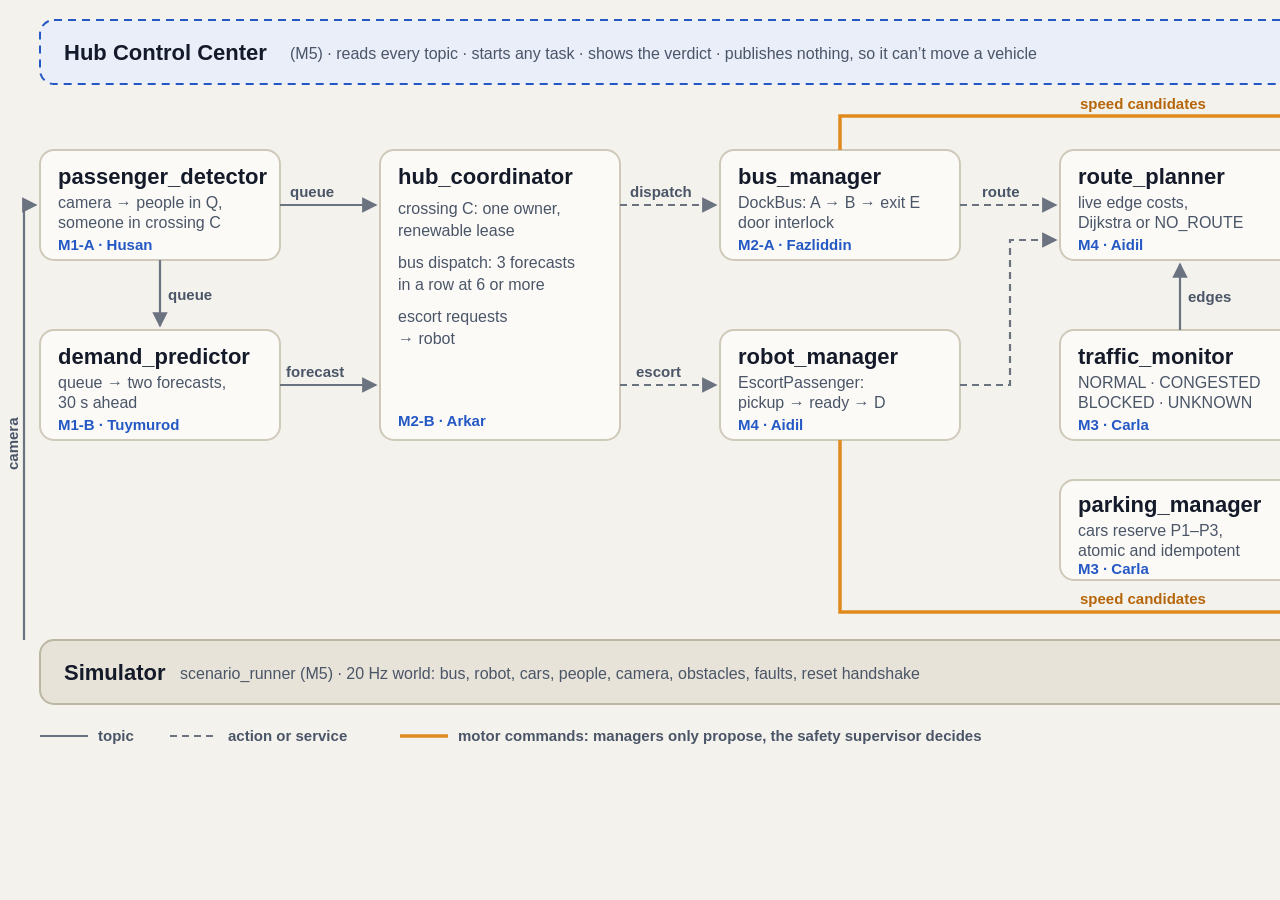
<file: docs/figures/hub_architecture.html>
<!doctype html>
<!-- Hub architecture for the final presentation and report.
     Render to PNG:  Chrome headless, window 1664x847 (the page area is
     87 px shorter than the window), scale 2, keep the top 3328x1520
     -> docs/figures/hub_architecture.png
     Colours match the presentation deck: paper #F4F2EC, ink #141A29,
     blue #2458C4 (owners), orange #E08A1E (the only motor-command path). -->
<html lang="en">
<head>
<meta charset="utf-8">
<title>Hub Architecture</title>
<style>
  html, body { margin: 0; background: #F4F2EC; }
  svg { display: block; font-family: Inter, "Helvetica Neue", Arial, sans-serif; }
  .box { fill: #FBFAF6; stroke: #CFC9BA; stroke-width: 2; }
  .safe { fill: #FDF1DF; stroke: #E08A1E; stroke-width: 3; }
  .cc { fill: #E9EEF9; stroke: #2458C4; stroke-width: 2; stroke-dasharray: 8 6; }
  .sim { fill: #E7E3D8; stroke: #BDB6A4; stroke-width: 2; }
  .t { fill: #141A29; font-size: 22px; font-weight: 700; }
  .s { fill: #4A5568; font-size: 16px; }
  .o { fill: #2458C4; font-size: 15px; font-weight: 700; }
  .lbl { fill: #4A5568; font-size: 15px; font-weight: 600; }
  .lbl-o { fill: #B5650A; font-size: 15px; font-weight: 700; }
  .topic { stroke: #6B7280; stroke-width: 2.2; fill: none; marker-end: url(#ag); }
  .svc { stroke: #6B7280; stroke-width: 2.2; fill: none; stroke-dasharray: 7 5; marker-end: url(#ag); }
  .cmd { stroke: #E08A1E; stroke-width: 3.5; fill: none; marker-end: url(#ao); }
</style>
</head>
<body>
<svg width="1664" height="760" viewBox="0 0 1664 760" role="img"
     aria-label="Smart Mobility Hub architecture: perception and prediction feed the coordinator, which dispatches the bus and the escort robot; routing, traffic and parking serve them; every motor command passes through the safety supervisor and actuator bridge into the simulator; the Control Center reads everything and controls nothing.">
  <defs>
    <marker id="ag" viewBox="0 0 10 10" refX="9" refY="5" markerWidth="7" markerHeight="7" orient="auto-start-reverse">
      <path d="M0 0 L10 5 L0 10 z" fill="#6B7280"/>
    </marker>
    <marker id="ao" viewBox="0 0 10 10" refX="9" refY="5" markerWidth="6" markerHeight="6" orient="auto-start-reverse">
      <path d="M0 0 L10 5 L0 10 z" fill="#E08A1E"/>
    </marker>
  </defs>

  <!-- Control Center: reads every topic, starts tasks, no control authority -->
  <rect class="cc" x="40" y="20" width="1600" height="64" rx="14"/>
  <text class="t" x="64" y="60">Hub Control Center</text>
  <text class="s" x="290" y="59">(M5) · reads every topic · starts any task · shows the verdict · publishes nothing, so it can’t move a vehicle</text>

  <!-- column 1: perception and prediction -->
  <rect class="box" x="40" y="150" width="240" height="110" rx="14"/>
  <text class="t" x="58" y="184">passenger_detector</text>
  <text class="s" x="58" y="208">camera → people in Q,</text>
  <text class="s" x="58" y="228">someone in crossing C</text>
  <text class="o" x="58" y="250">M1-A · Husan</text>

  <rect class="box" x="40" y="330" width="240" height="110" rx="14"/>
  <text class="t" x="58" y="364">demand_predictor</text>
  <text class="s" x="58" y="388">queue → two forecasts,</text>
  <text class="s" x="58" y="408">30 s ahead</text>
  <text class="o" x="58" y="430">M1-B · Tuymurod</text>

  <!-- column 2: coordinator -->
  <rect class="box" x="380" y="150" width="240" height="290" rx="14"/>
  <text class="t" x="398" y="184">hub_coordinator</text>
  <text class="s" x="398" y="214">crossing C: one owner,</text>
  <text class="s" x="398" y="236">renewable lease</text>
  <text class="s" x="398" y="268">bus dispatch: 3 forecasts</text>
  <text class="s" x="398" y="290">in a row at 6 or more</text>
  <text class="s" x="398" y="322">escort requests</text>
  <text class="s" x="398" y="344">→ robot</text>
  <text class="o" x="398" y="426">M2-B · Arkar</text>

  <!-- column 3: the two moving agents -->
  <rect class="box" x="720" y="150" width="240" height="110" rx="14"/>
  <text class="t" x="738" y="184">bus_manager</text>
  <text class="s" x="738" y="208">DockBus: A → B → exit E</text>
  <text class="s" x="738" y="228">door interlock</text>
  <text class="o" x="738" y="250">M2-A · Fazliddin</text>

  <rect class="box" x="720" y="330" width="240" height="110" rx="14"/>
  <text class="t" x="738" y="364">robot_manager</text>
  <text class="s" x="738" y="388">EscortPassenger:</text>
  <text class="s" x="738" y="408">pickup → ready → D</text>
  <text class="o" x="738" y="430">M4 · Aidil</text>

  <!-- column 4: services the agents use -->
  <rect class="box" x="1060" y="150" width="240" height="110" rx="14"/>
  <text class="t" x="1078" y="184">route_planner</text>
  <text class="s" x="1078" y="208">live edge costs,</text>
  <text class="s" x="1078" y="228">Dijkstra or NO_ROUTE</text>
  <text class="o" x="1078" y="250">M4 · Aidil</text>

  <rect class="box" x="1060" y="330" width="240" height="110" rx="14"/>
  <text class="t" x="1078" y="364">traffic_monitor</text>
  <text class="s" x="1078" y="388">NORMAL · CONGESTED</text>
  <text class="s" x="1078" y="408">BLOCKED · UNKNOWN</text>
  <text class="o" x="1078" y="430">M3 · Carla</text>

  <rect class="box" x="1060" y="480" width="240" height="100" rx="14"/>
  <text class="t" x="1078" y="512">parking_manager</text>
  <text class="s" x="1078" y="536">cars reserve P1–P3,</text>
  <text class="s" x="1078" y="556">atomic and idempotent</text>
  <text class="o" x="1078" y="574">M3 · Carla</text>

  <!-- column 5: the safety gate -->
  <rect class="safe" x="1400" y="150" width="240" height="200" rx="14"/>
  <text class="t" x="1418" y="184">safety_supervisor</text>
  <text class="s" x="1418" y="210">the only node that</text>
  <text class="s" x="1418" y="230">sends motor commands</text>
  <text class="s" x="1418" y="260">stopping distance,</text>
  <text class="s" x="1418" y="280">e-stop latch,</text>
  <text class="s" x="1418" y="300">numbered decisions</text>
  <text class="o" x="1418" y="336">M5 · Saidumar</text>

  <rect class="safe" x="1400" y="400" width="196" height="100" rx="14"/>
  <text class="t" x="1416" y="438" style="font-size:20px">actuator_bridge</text>
  <text class="s" x="1416" y="464">own watchdog,</text>
  <text class="s" x="1416" y="484">speed caps</text>

  <!-- simulator -->
  <rect class="sim" x="40" y="640" width="1600" height="64" rx="14"/>
  <text class="t" x="64" y="680">Simulator</text>
  <text class="s" x="180" y="679">scenario_runner (M5) · 20 Hz world: bus, robot, cars, people, camera, obstacles, faults, reset handshake</text>

  <!-- topics (solid) -->
  <path class="topic" d="M24 640 V205 H36"/>
  <text class="lbl" transform="translate(18 470) rotate(-90)">camera</text>
  <path class="topic" d="M160 260 V326"/>
  <text class="lbl" x="168" y="300">queue</text>
  <path class="topic" d="M280 205 H376"/>
  <text class="lbl" x="290" y="197">queue</text>
  <path class="topic" d="M280 385 H376"/>
  <text class="lbl" x="286" y="377">forecast</text>
  <path class="topic" d="M1180 330 V264"/>
  <text class="lbl" x="1188" y="302">edges</text>
  <path class="topic" d="M1618 640 V354"/>
  <text class="lbl" transform="translate(1638 600) rotate(-90)">vehicles, odometry</text>

  <!-- actions and services (dashed) -->
  <path class="svc" d="M620 205 H716"/>
  <text class="lbl" x="630" y="197">dispatch</text>
  <path class="svc" d="M620 385 H716"/>
  <text class="lbl" x="636" y="377">escort</text>
  <path class="svc" d="M960 205 H1056"/>
  <text class="lbl" x="982" y="197">route</text>
  <path class="svc" d="M960 385 H1010 V240 H1056"/>

  <!-- the only motor-command path (orange) -->
  <path class="cmd" d="M840 150 V116 H1520 V146"/>
  <text class="lbl-o" x="1080" y="109">speed candidates</text>
  <path class="cmd" d="M840 440 V612 H1360 V300 H1396"/>
  <text class="lbl-o" x="1080" y="604">speed candidates</text>
  <path class="cmd" d="M1485 350 V396"/>
  <text class="lbl-o" x="1500" y="381">cmd_vel</text>
  <path class="cmd" d="M1485 500 V636"/>
  <text class="lbl-o" x="1500" y="574">applied</text>

  <!-- legend -->
  <line x1="40" y1="736" x2="88" y2="736" stroke="#6B7280" stroke-width="2.2"/>
  <text class="lbl" x="98" y="741">topic</text>
  <line x1="170" y1="736" x2="218" y2="736" stroke="#6B7280" stroke-width="2.2" stroke-dasharray="7 5"/>
  <text class="lbl" x="228" y="741">action or service</text>
  <line x1="400" y1="736" x2="448" y2="736" stroke="#E08A1E" stroke-width="3.5"/>
  <text class="lbl" x="458" y="741">motor commands: managers only propose, the safety supervisor decides</text>
</svg>
</body>
</html>
</file>
